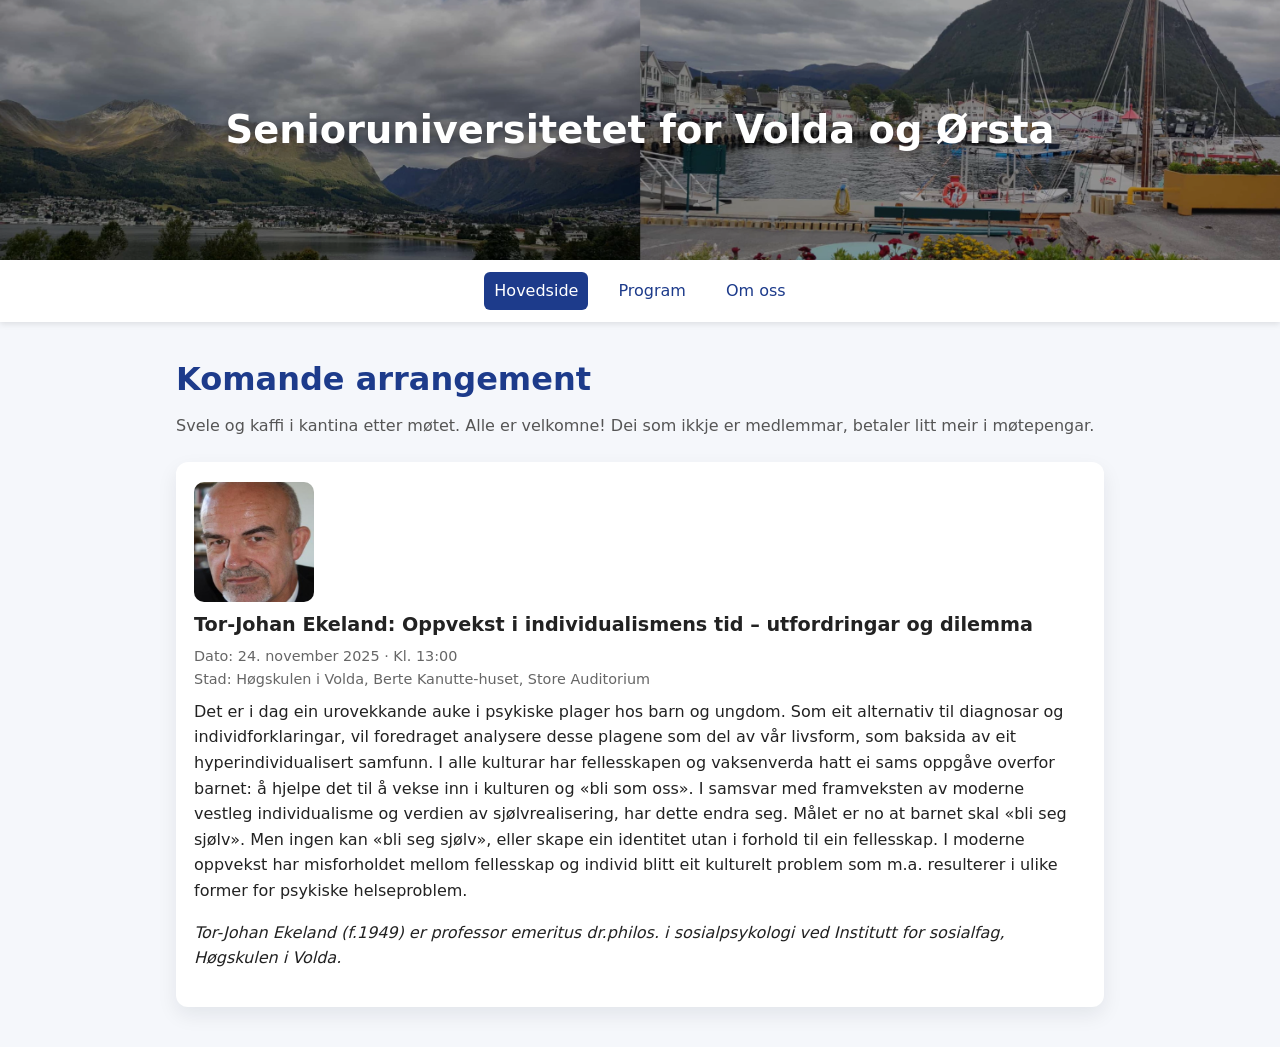
<file: index.html>
<!DOCTYPE html>
<html lang="no">
<head>
    <meta charset="UTF-8">
    <meta name="viewport" content="width=device-width, initial-scale=1.0">
    <title>Senioruniversitetet for Volda og Ørsta – Hovedside</title>
    <link rel="stylesheet" href="style.css">
</head>
<body>

    <!-- BANNER MED TITTEL -->
    <header class="site-banner">
        <div class="banner-title">Senioruniversitetet for Volda og Ørsta</div>
    </header>

    <!-- MENY UNDER BANNERET -->
    <nav class="site-nav">
        <a href="index.html" class="active">Hovedside</a>
        <a href="program.html">Program</a>
        <a href="om-oss.html">Om oss</a>
    </nav>

    <main class="page-wrapper">
        <section class="page-header">
            <h1>Komande arrangement</h1>
            <p>
                Svele og kaffi i kantina etter møtet. Alle er velkomne! Dei som ikkje er medlemmar, betaler litt meir i møtepengar.
            </p>
        </section>

        <article class="card">
            <img src="foredragsholder1.jpg" alt="Foredragsholder">
            <h2>Tor-Johan Ekeland: Oppvekst i individualismens tid – utfordringar og dilemma</h2>
            <p class="meta">Dato: 24. november 2025 · Kl. 13:00<br>Stad: Høgskulen i Volda, Berte Kanutte-huset, Store Auditorium</p>
            <p>
                Det er i dag ein urovekkande auke i psykiske plager hos barn og ungdom. Som eit alternativ
                til diagnosar og individforklaringar, vil foredraget analysere desse plagene som del av vår
                livsform, som baksida av eit hyperindividualisert samfunn. I alle kulturar har fellesskapen og
                vaksenverda hatt ei sams oppgåve overfor barnet: å hjelpe det til å vekse inn i kulturen og «bli
                som oss». I samsvar med framveksten av moderne vestleg individualisme og verdien av
                sjølvrealisering, har dette endra seg. Målet er no at barnet skal «bli seg sjølv». Men ingen kan
                «bli seg sjølv», eller skape ein identitet utan i forhold til ein fellesskap. I moderne oppvekst
                har misforholdet mellom fellesskap og individ blitt eit kulturelt problem som m.a. resulterer i
                ulike former for psykiske helseproblem.
            </p>
            <p>
                <em>Tor-Johan Ekeland (f.1949) er professor emeritus dr.philos. i sosialpsykologi ved Institutt for
                sosialfag, Høgskulen i Volda.</em>
            </p>
        </article>

        
    </main>

</body>
</html>
</file>
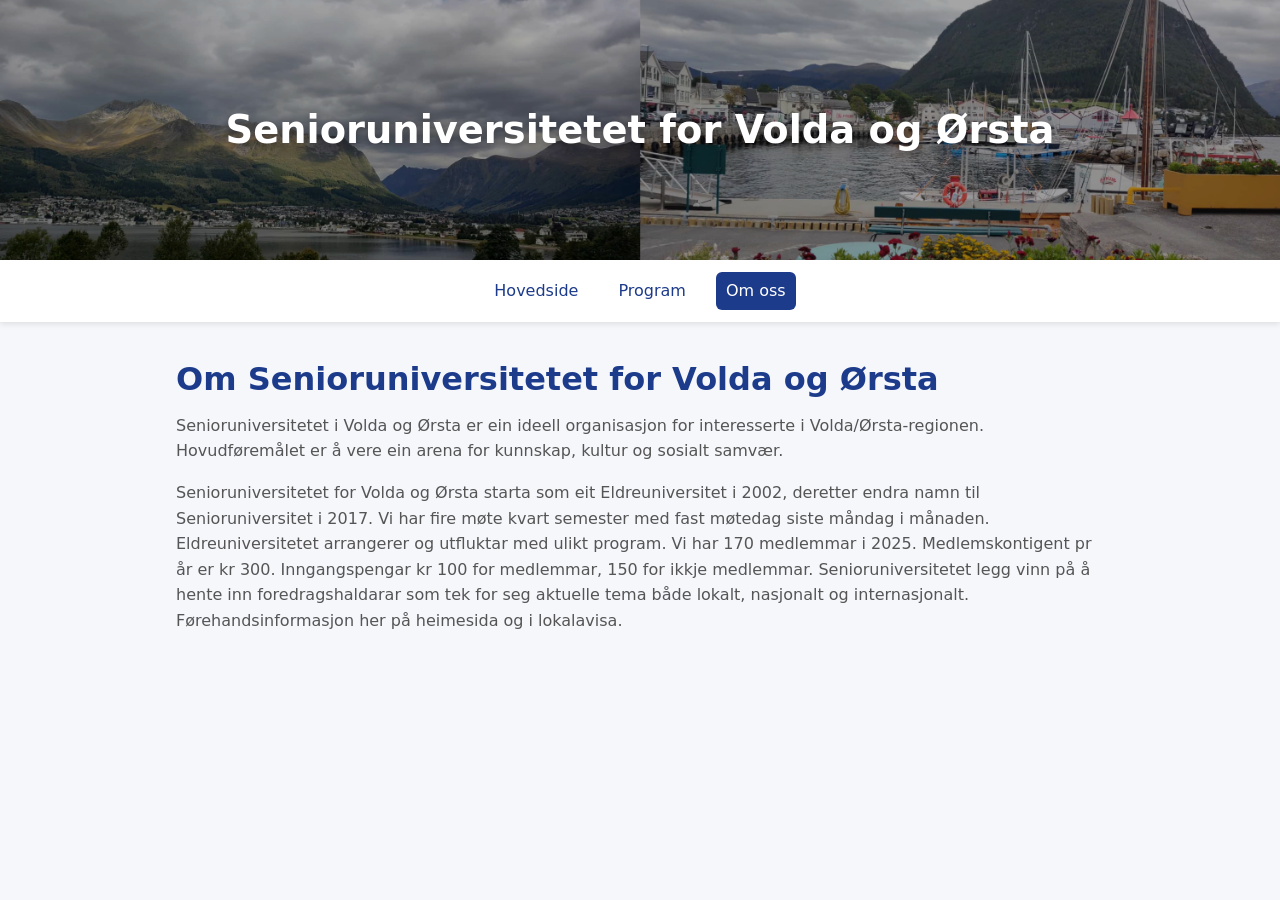
<file: om-oss.html>
<!DOCTYPE html>
<html lang="no">
<head>
    <meta charset="UTF-8">
    <meta name="viewport" content="width=device-width, initial-scale=1.0">
    <title>Senioruniversitetet for Volda og Ørsta – Om oss</title>
    <link rel="stylesheet" href="style.css">
</head>
<body>

    <!-- BANNER MED TITTEL -->
    <header class="site-banner">
        <div class="banner-title">Senioruniversitetet for Volda og Ørsta</div>
    </header>

    <!-- MENY UNDER BANNERET -->
    <nav class="site-nav">
        <a href="index.html">Hovedside</a>
        <a href="program.html">Program</a>
        <a href="om-oss.html" class="active">Om oss</a>
    </nav>

    <main class="page-wrapper">
        <section class="page-header">
            <h1>Om Senioruniversitetet for Volda og Ørsta</h1>
            <p>
                Senioruniversitetet i Volda og Ørsta er ein ideell organisasjon for 
                interesserte i Volda/Ørsta-regionen. Hovudføremålet er å vere ein arena for kunnskap, 
                kultur og sosialt samvær.
            </p>
            <p>
                Senioruniversitetet for Volda og Ørsta starta som eit Eldreuniversitet i 2002, 
                deretter endra namn til Senioruniversitet i 2017. Vi har fire møte kvart semester med fast 
                møtedag siste måndag i månaden. Eldreuniversitetet arrangerer og utfluktar med 
                ulikt program. Vi har 170 medlemmar i 2025. Medlemskontigent pr år er kr 300. 
                Inngangspengar kr 100 for medlemmar, 150 for ikkje medlemmar. Senioruniversitetet 
                legg vinn på å hente inn foredragshaldarar som tek for seg aktuelle tema både lokalt, 
                nasjonalt og internasjonalt. Førehandsinformasjon her på heimesida og i lokalavisa.
            </p>
        </section>

    </main>
</body>
</html>
</file>
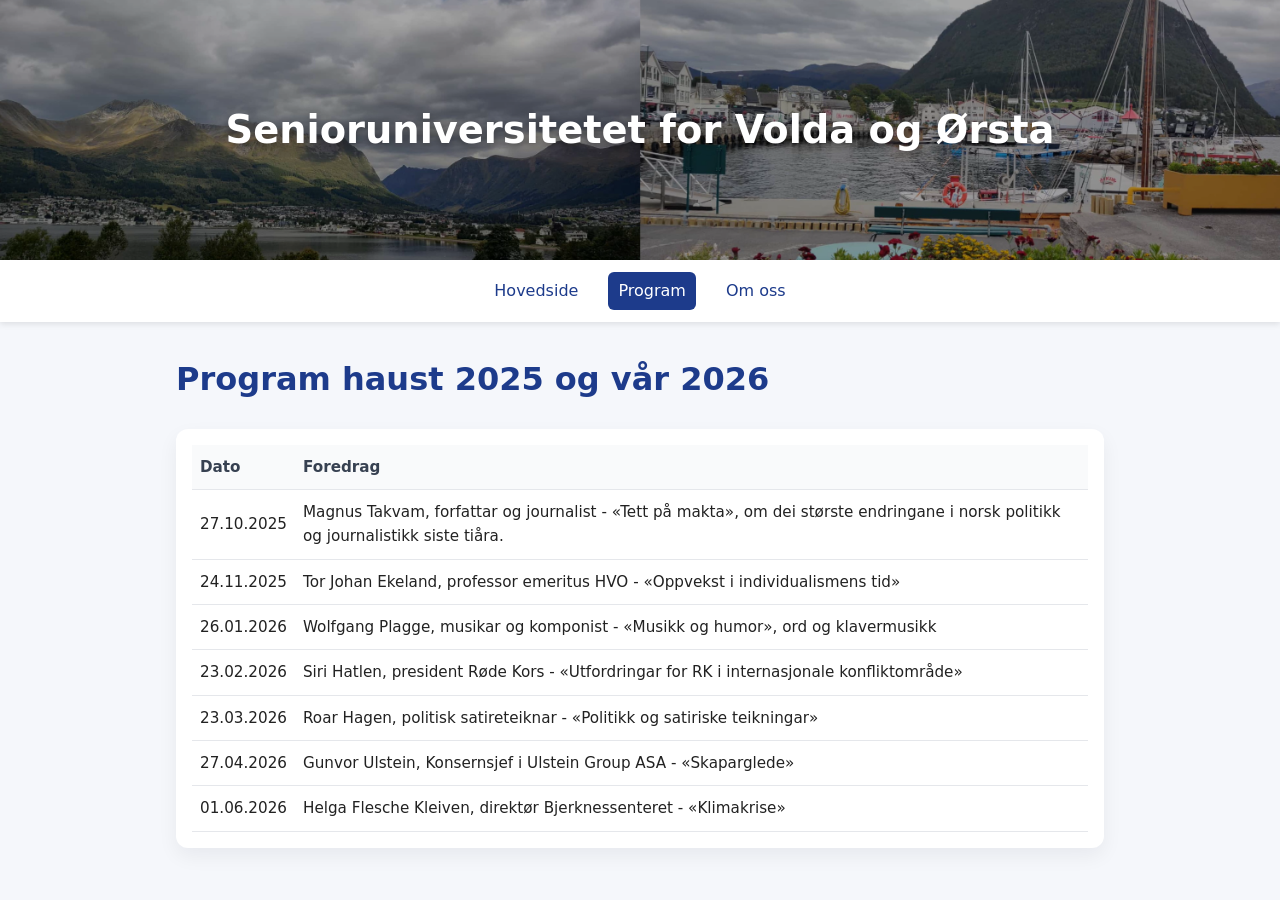
<file: program.html>
<!DOCTYPE html>
<html lang="no">
<head>
    <meta charset="UTF-8">
    <meta name="viewport" content="width=device-width, initial-scale=1.0">
    <title>Senioruniversitetet for Volda og Ørsta – Program</title>
    <link rel="stylesheet" href="style.css">
</head>
<body>

    <!-- BANNER MED TITTEL -->
    <header class="site-banner">
        <div class="banner-title">Senioruniversitetet for Volda og Ørsta</div>
    </header>

    <!-- MENY UNDER BANNERET -->
    <nav class="site-nav">
        <a href="index.html">Hovedside</a>
        <a href="program.html" class="active">Program</a>
        <a href="om-oss.html">Om oss</a>
    </nav>

    <main class="page-wrapper">
        <section class="page-header">
            <h1>Program haust 2025 og vår 2026</h1>
            
        </section>

        <div class="table-wrapper">
            <table>
                <thead>
                    <tr>
                        <th>Dato</th>
                        <th>Foredrag</th>
                    </tr>
                </thead>
                <tbody>
                    <tr>
                        <td>27.10.2025</td>
                        <td>Magnus Takvam, forfattar og journalist - «Tett på makta», 
                            om dei største endringane i norsk politikk og journalistikk siste tiåra.</td>
                    </tr>
                    <tr>
                        <td>24.11.2025</td>
                        <td>Tor Johan Ekeland, professor emeritus HVO - «Oppvekst i individualismens tid»</td>
                    </tr>
                    <tr>
                        <td>26.01.2026</td>
                        <td>Wolfgang Plagge, musikar og komponist - «Musikk og humor», ord og klavermusikk</td>
                    </tr>
                    <tr>
                        <td>23.02.2026</td>
                        <td>Siri Hatlen, president Røde Kors - «Utfordringar for RK i internasjonale konfliktområde»</td>
                    </tr>

                    <tr>
                        <td>23.03.2026</td>
                        <td>Roar Hagen, politisk satireteiknar - «Politikk og satiriske teikningar»</td>
                    </tr>
                    <tr>
                        <td>27.04.2026</td>
                        <td>Gunvor Ulstein, Konsernsjef i Ulstein Group ASA - «Skaparglede»</td>
                    </tr>
                    <tr>
                        <td>01.06.2026</td>
                        <td>Helga Flesche Kleiven, direktør Bjerknessenteret - «Klimakrise»</td>
                    </tr>
                </tbody>
            </table>
        </div>
    </main>
</body>
</html>
</file>
<file: style.css>
/* RESET / GRUNNSTIL */
* {
    box-sizing: border-box;
    margin: 0;
    padding: 0;
}
p {
    margin-bottom: 1rem; /* gir luft under hvert avsnitt */
}

body {
    font-family: system-ui, -apple-system, BlinkMacSystemFont, "Segoe UI", sans-serif;
    background: #f5f7fb;
    color: #222;
    line-height: 1.6;
}

/* BANNER ØVERST */
.site-banner {
    background-image: url("banner.jpg"); /* bytt navn hvis bildet heter noe annet */
    background-size: cover;
    background-position: center;
    background-repeat: no-repeat;
    height: 260px;

    display: flex;
    align-items: center;
    justify-content: center;

    position: relative;
}

.site-banner::before {
    content: "";
    position: absolute;
    inset: 0;
    background: rgba(0, 0, 0, 0.35); /* gjør tekst lesbar */
    backdrop-filter: blur(0px);
}

.banner-title {
    position: relative;
    z-index: 1;
    font-size: 2.4rem;
    color: white;
    font-weight: 700;
    text-shadow: 0 3px 10px rgba(0,0,0,0.4);
}

/* MENY UNDER BANNERET */
.site-nav {
    background: white;
    padding: 12px 24px;
    display: flex;
    gap: 20px;
    justify-content: center;
    box-shadow: 0 2px 6px rgba(0,0,0,0.1);
    position: sticky;
    top: 0;
    z-index: 10;
}

.site-nav a {
    text-decoration: none;
    font-size: 1rem;
    color: #1d3b8b;
    padding: 6px 10px;
    border-radius: 6px;
    transition: background 0.15s ease, color 0.15s ease;
}

.site-nav a:hover {
    background: #eef3ff;
}

.site-nav a.active {
    background: #1d3b8b;
    color: white;
}

/* HOVEDINNHOLD */
.page-wrapper {
    max-width: 960px;
    margin: 32px auto 40px;
    padding: 0 16px;
}

.page-header {
    margin-bottom: 24px;
}

.page-header h1 {
    font-size: 2rem;
    margin-bottom: 8px;
    color: #1d3b8b;
}

.page-header p {
    color: #555;
}

/* KORT / PANELER */
.card {
    background: white;
    border-radius: 12px;
    padding: 20px 18px;
    margin-bottom: 16px;
    box-shadow: 0 8px 20px rgba(15, 23, 42, 0.08);
}

.card h2 {
    font-size: 1.2rem;
    margin-bottom: 4px;
}

.card .meta {
    font-size: 0.9rem;
    color: #666;
    margin-bottom: 8px;
}

/* CARD MED BILDE */


.card img {
    width: 120px;
    height: 120px;
    object-fit: cover;
    border-radius: 10px;
    flex-shrink: 0;
}

.card-content {
    flex: 1;
}

/* TABELLDESIGN FOR PROGRAMMET */
.table-wrapper {
    background: white;
    border-radius: 12px;
    padding: 16px;
    box-shadow: 0 8px 20px rgba(15, 23, 42, 0.06);
    overflow-x: auto;
}

table {
    width: 100%;
    border-collapse: collapse;
    font-size: 0.95rem;
}

th, td {
    padding: 10px 8px;
    text-align: left;
    border-bottom: 1px solid #e5e7eb;
}

th {
    font-weight: 600;
    color: #374151;
    background: #f9fafb;
}

tbody tr:hover {
    background: #f3f4ff;
}

/* FOOTER */
.site-footer {
    text-align: center;
    font-size: 0.85rem;
    color: #777;
    padding: 20px 0 30px;
}

/* RESPONSIVITET */
@media (max-width: 600px) {
    .site-banner {
        height: 200px;
        padding: 0 12px;
    }

    .banner-title {
        font-size: 1.8rem;
        text-align: center;
    }

    .page-header h1 {
        font-size: 1.6rem;
    }

    .site-nav {
        flex-wrap: wrap;
        gap: 10px;
    }
    .card {
        flex-direction: column;
        align-items: stretch;    /* full bredde */
    }

    /* Tekst først */
    .card-content {
        order: 1;
    }

    /* Bilde under teksten */
    .card img {
        order: 2;
        width: 100%;            /* la bildet fylle bredden */
        height: auto;           /* behold proporsjonene */
        border-radius: 12px;    /* litt myke hjørner fortsatt */
    }
}
</file>
